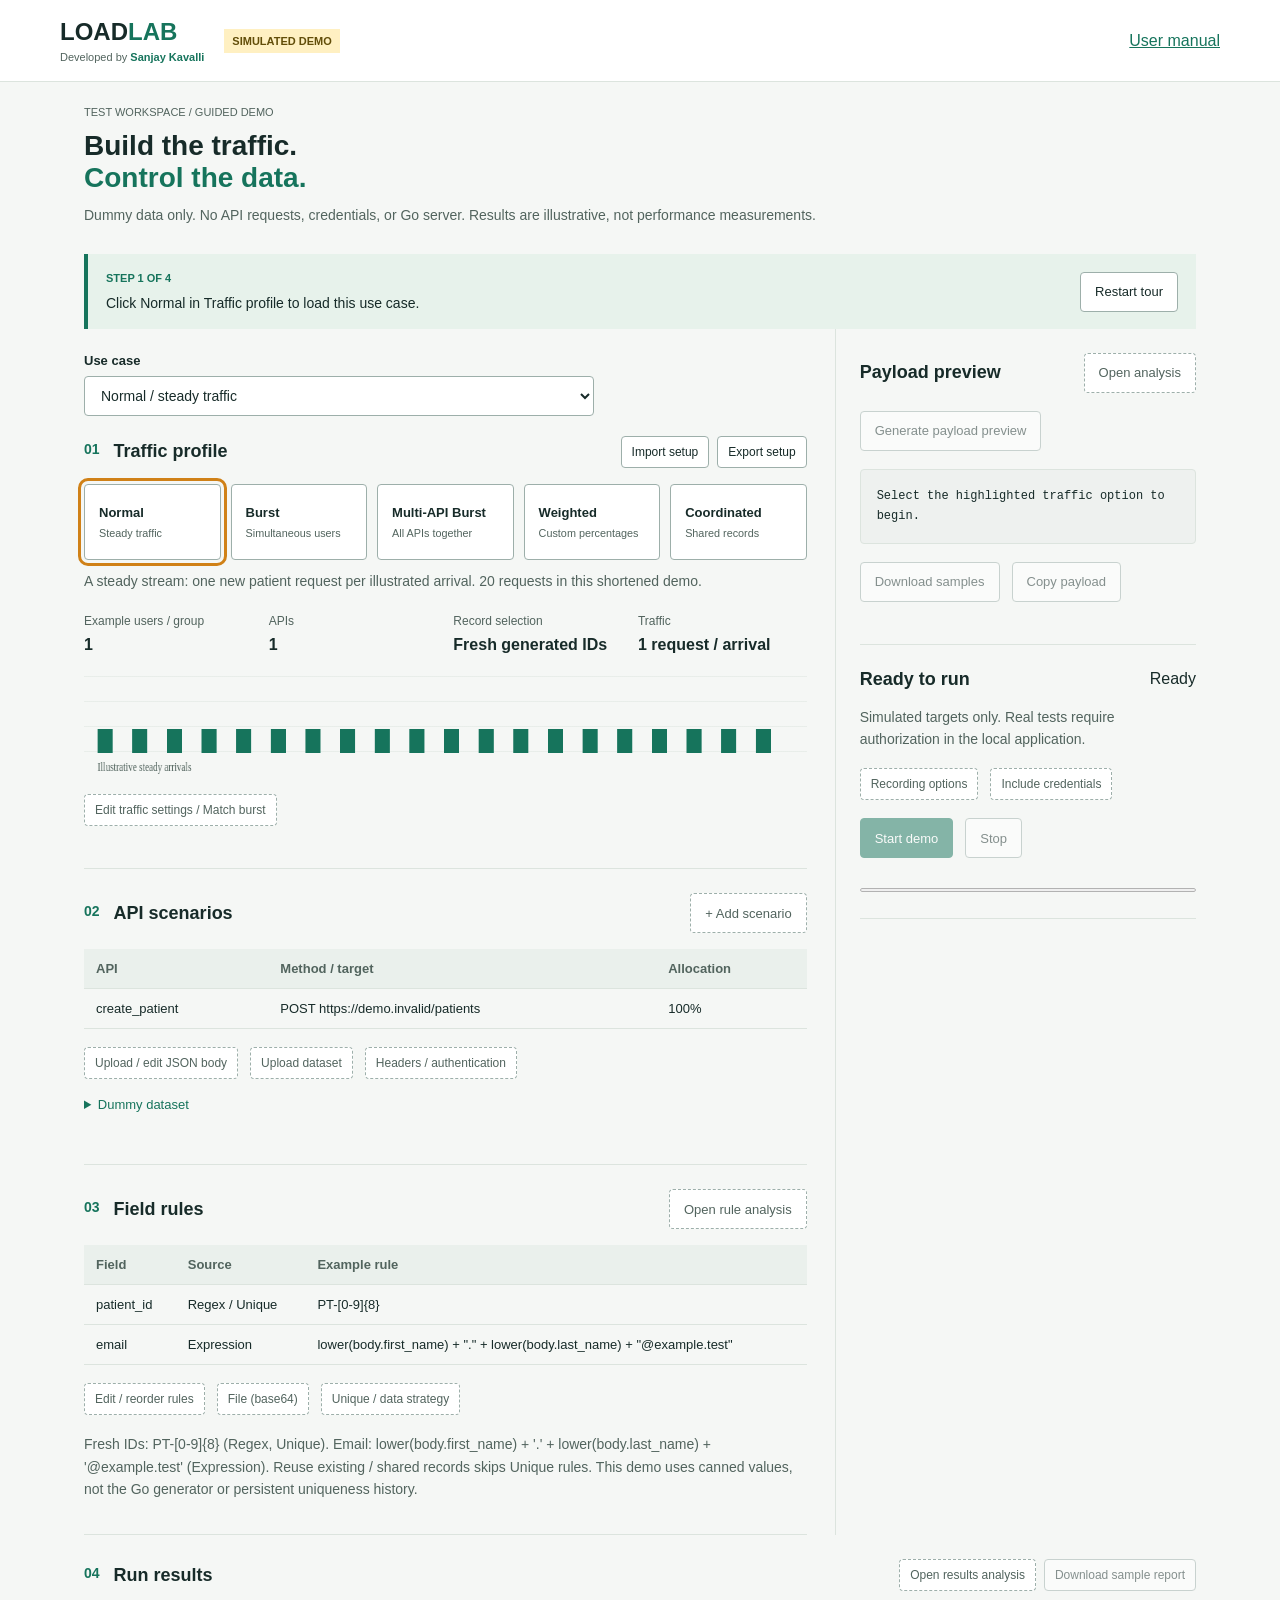
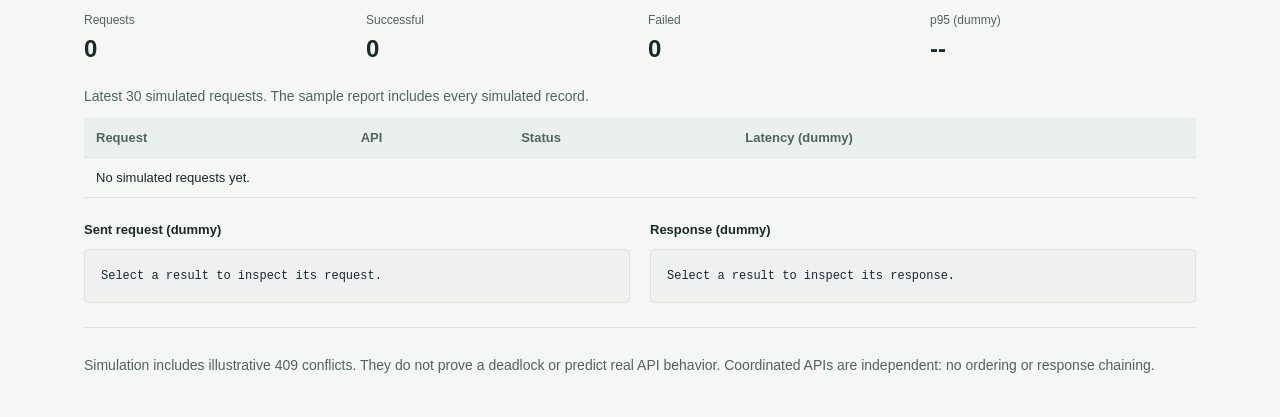
<file: docs/DEMO.html>
<!doctype html>
<html lang="en">
<head>
  <meta charset="utf-8">
  <meta name="viewport" content="width=device-width, initial-scale=1">
  <meta http-equiv="Content-Security-Policy" content="default-src 'none'; script-src 'self'; style-src 'self'; img-src 'self' data:; connect-src 'none'; base-uri 'none'; form-action 'none'">
  <title>Load Lab | Guided Demo</title>
  <link rel="stylesheet" href="demo.css">
  <script src="demo.js" defer></script>
</head>
<body>
  <header><div class="brand-lockup"><a class="brand" href="DEMO.html">LOAD<span>LAB</span></a><span class="author-credit">Developed by <a href="https://github.com/SanjayKavalli" target="_blank" rel="noopener">Sanjay Kavalli</a></span></div><span class="badge">SIMULATED DEMO</span><a href="USER-MANUAL.html">User manual</a></header>
  <main>
    <section class="intro"><div class="eyebrow">TEST WORKSPACE / GUIDED DEMO</div><h1>Build the traffic.<br><span>Control the data.</span></h1><p>Dummy data only. No API requests, credentials, or Go server. Results are illustrative, not performance measurements.</p></section>
    <aside class="guide" aria-label="Guided tour"><div><span id="step-count">STEP 1 OF 4</span><p id="instruction" role="status" aria-live="polite"></p></div><button id="restart" type="button" title="Restart this tour">Restart tour</button></aside>
    <p id="feature-notice" class="feature-notice" role="status" aria-live="polite" hidden></p>
    <div class="workspace">
    <div class="configuration">
    <section class="band">
      <label class="case-label" for="use-case">Use case</label>
      <select id="use-case">
        <optgroup label="Traffic modes">
          <option value="normal">Normal / steady traffic</option>
          <option value="burst">Burst / 100 simultaneous users</option>
          <option value="multi_api_burst">Multi-API Burst / all APIs together</option>
          <option value="weighted">Weighted / create 60%, update 40%</option>
          <option value="coordinated">Coordinated / shared records</option>
        </optgroup>
        <optgroup label="Documented scenarios">
          <option value="single-api-100-burst">Single API / 100-user burst</option>
          <option value="weighted-create-update-60-40">Create / update 60:40</option>
          <option value="100-users-one-record">100 users / one shared record</option>
          <option value="100-users-many-records">100 users / many shared records</option>
          <option value="coordinated-cycle-records">Coordinated / cycle records</option>
          <option value="coordinated-three-roles-one-record">Three roles / one shared record</option>
        </optgroup>
      </select>
      <div class="section-title"><h2>01 <span>Traffic profile</span></h2><div class="setup-actions">
        <button id="import-setup" type="button" data-info="Import a demo setup JSON to restore its use case and burst schedule. Real Load Lab bundles and CLI configs must be imported in the local application.">Import setup</button>
        <input id="setup-file" type="file" accept=".json,application/json" aria-label="Demo setup file" hidden>
        <button id="export-setup" type="button" data-info="Export this tour's use case and burst schedule as a demo-only JSON file. This is not a real Load Lab setup or CLI config and contains no credentials.">Export setup</button>
      </div></div>
      <div class="profiles" role="group" aria-label="Traffic profile">
        <button type="button" data-mode="normal" aria-pressed="false"><b>Normal</b><small>Steady traffic</small></button>
        <button type="button" data-mode="burst" aria-pressed="false"><b>Burst</b><small>Simultaneous users</small></button>
        <button type="button" data-mode="multi_api_burst" aria-pressed="false"><b>Multi-API Burst</b><small>All APIs together</small></button>
        <button type="button" data-mode="weighted" aria-pressed="false"><b>Weighted</b><small>Custom percentages</small></button>
        <button type="button" data-mode="coordinated" aria-pressed="false"><b>Coordinated</b><small>Shared records</small></button>
      </div>
      <p id="case-description"></p>
      <dl class="settings"><div><dt>Example users / group</dt><dd id="users"></dd></div><div><dt>APIs</dt><dd id="api-count"></dd></div><div><dt>Record selection</dt><dd id="record-mode"></dd></div><div><dt>Traffic</dt><dd id="traffic"></dd></div></dl>
      <label id="schedule-field" hidden>Burst schedule <select id="schedule"><option value="once">Single burst</option><option value="repeat">Repeated bursts (2 groups, 1s apart)</option></select></label>
      <canvas id="traffic-chart" width="960" height="100" role="img" aria-label="Illustrative traffic pattern"></canvas>
      <div class="actions feature-controls"><button type="button" aria-disabled="true" data-info="Local app only: edit duration, bursts per second, users per burst, max in flight, and request timeout. Match burst sizes concurrency for a full Multi-API Burst group. This tour uses shortened fixed workloads, not real load-test timing or concurrency.">Edit traffic settings / Match burst</button></div>
    </section>
    <section class="band">
      <div class="section-title"><h2>02 <span>API scenarios</span></h2><button type="button" aria-disabled="true" data-info="Local app only: add independent APIs with their own URL, method, percentage, headers, expected statuses, and payload. This tour uses fixed dummy APIs for each use case.">+ Add scenario</button></div>
      <div class="table-scroll"><table><thead><tr><th>API</th><th>Method / target</th><th>Allocation</th></tr></thead><tbody id="apis"></tbody></table></div>
      <div class="actions feature-controls">
        <button type="button" aria-disabled="true" data-info="Local app only: upload a JSON object or edit the request body. The tour keeps its canned patient payloads to avoid importing real or sensitive data.">Upload / edit JSON body</button>
        <button type="button" aria-disabled="true" data-info="Local app only: upload a scenario or shared JSON dataset, then choose fixed, cycle, or random selection and dataset overlay. This tour uses three dummy records.">Upload dataset</button>
        <button type="button" aria-disabled="true" data-info="Local app only: configure request headers, bearer tokens, and expected HTTP statuses. Do not enter real credentials into this demo; its requests are never sent.">Headers / authentication</button>
      </div>
      <details><summary>Dummy dataset</summary><pre id="dataset"></pre></details>
    </section>
    <section class="band">
      <div class="section-title"><h2>03 <span>Field rules</span></h2><button type="button" aria-disabled="true" data-info="Local app only: open a read-only field-rule analysis snapshot in a separate tab. This tour shows the canned rules below.">Open rule analysis</button></div>
      <div class="table-scroll"><table><thead><tr><th>Field</th><th>Source</th><th>Example rule</th></tr></thead><tbody><tr><td>patient_id</td><td>Regex / Unique</td><td>PT-[0-9]{8}</td></tr><tr><td>email</td><td>Expression</td><td>lower(body.first_name) + "." + lower(body.last_name) + "@example.test"</td></tr></tbody></table></div>
      <div class="actions feature-controls">
        <button type="button" aria-disabled="true" data-info="Local app only: choose Keep value, Regex, or Expression for each field and reorder dependent rules. The Go generator validates and evaluates rules; this tour does not execute arbitrary expressions.">Edit / reorder rules</button>
        <button type="button" aria-disabled="true" data-info="Local app only: choose File (base64) for a field and upload a file. Existing data-URL prefixes are preserved. The tour does not read or upload your files.">File (base64)</button>
        <button type="button" aria-disabled="true" data-info="Local app only: Unique fields reserve hashed values across actual runs on your machine. Preview does not consume reservations. Reuse existing / shared records skips Unique rules; this tour has no persistent uniqueness history.">Unique / data strategy</button>
      </div>
      <p id="rules"></p>
    </section>
    </div>
    <aside class="workspace-side" aria-label="Payload preview and run controls">
    <section class="preview-panel band">
      <div class="section-title"><h2><span>Payload preview</span></h2><button type="button" aria-disabled="true" data-info="Local app only: open the payload preview in a separate read-only analysis tab. Inspect this demo's generated JSON below instead.">Open analysis</button></div>
      <div class="actions"><button id="preview" type="button" disabled>Generate payload preview</button><span id="preview-note"></span></div>
      <pre id="payload" tabindex="0">Select the highlighted traffic option to begin.</pre>
      <div class="actions"><button id="download-samples" type="button" disabled data-info="Download one canned request per API as a dummy JSON sample. The local app can generate up to 10 bodies per API without consuming persistent Unique values.">Download samples</button><button id="copy-preview" type="button" disabled data-info="Copy the dummy JSON preview. If clipboard access is unavailable, the JSON is selected for manual copying.">Copy payload</button></div>
    </section>
    <section class="run-panel band">
      <div class="section-title"><h2><span>Ready to run</span></h2><span id="run-state" role="status" aria-live="polite">Ready</span></div>
      <p>Simulated targets only. Real tests require authorization in the local application.</p>
      <div class="actions feature-controls">
        <button type="button" aria-disabled="true" data-info="Local app only: request-body recording is opt-in because payloads may contain sensitive data. This demo always records its dummy request bodies so you can inspect them.">Recording options</button>
        <button type="button" aria-disabled="true" data-info="Local app only: setup exports exclude credential-like headers by default; including them requires an explicit choice. Demo setup exports never contain credentials or real payloads.">Include credentials</button>
      </div>
      <div class="actions"><button id="start" type="button" disabled>Start demo</button><button id="stop" type="button" disabled>Stop</button></div>
      <progress id="progress" value="0" max="100" aria-label="Simulated run progress"></progress>
    </section>
    </aside>
    </div>
    <section class="band">
      <div class="section-title"><h2>04 <span>Run results</span></h2><div class="setup-actions"><button type="button" aria-disabled="true" data-info="Local app only: open a read-only results snapshot in a new tab. This tour's results and request/response inspector are shown below; downloaded reports contain all simulated records.">Open results analysis</button><button id="download" type="button" disabled>Download sample report</button></div></div>
      <dl class="metrics"><div><dt>Requests</dt><dd id="total">0</dd></div><div><dt>Successful</dt><dd id="success">0</dd></div><div><dt>Failed</dt><dd id="failed">0</dd></div><div><dt>p95 (dummy)</dt><dd id="p95">--</dd></div></dl>
      <p>Latest 30 simulated requests. The sample report includes every simulated record.</p>
      <div class="table-scroll results"><table><thead><tr><th>Request</th><th>API</th><th>Status</th><th>Latency (dummy)</th></tr></thead><tbody id="records"><tr><td colspan="4">No simulated requests yet.</td></tr></tbody></table></div>
      <div class="inspector"><section><h3>Sent request (dummy)</h3><pre id="request">Select a result to inspect its request.</pre></section><section><h3>Response (dummy)</h3><pre id="response">Select a result to inspect its response.</pre></section></div>
    </section>
    <footer><p>Simulation includes illustrative 409 conflicts. They do not prove a deadlock or predict real API behavior. Coordinated APIs are independent: no ordering or response chaining.</p><a id="scenario-doc" hidden>Read this scenario</a></footer>
    <noscript>This guided demo requires JavaScript. The user manual is available without it.</noscript>
  </main>
</body>
</html>
</file>
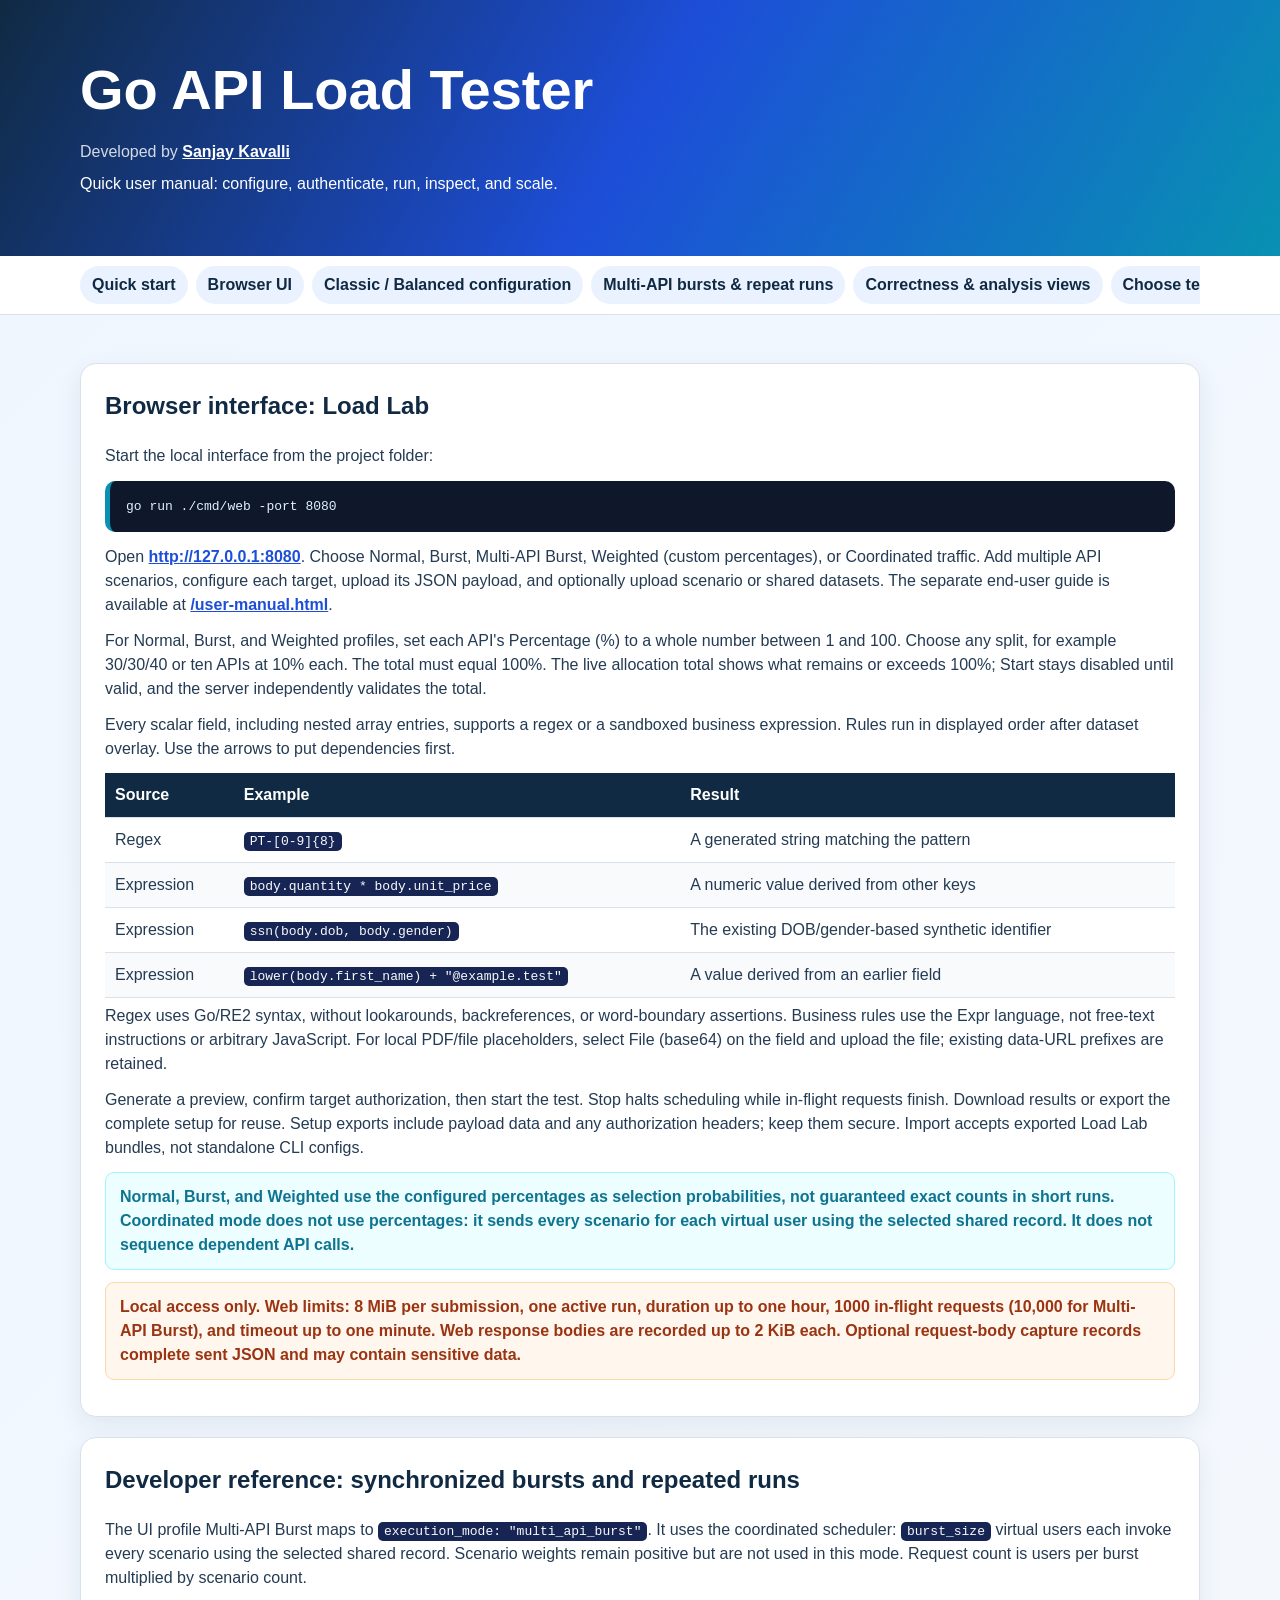
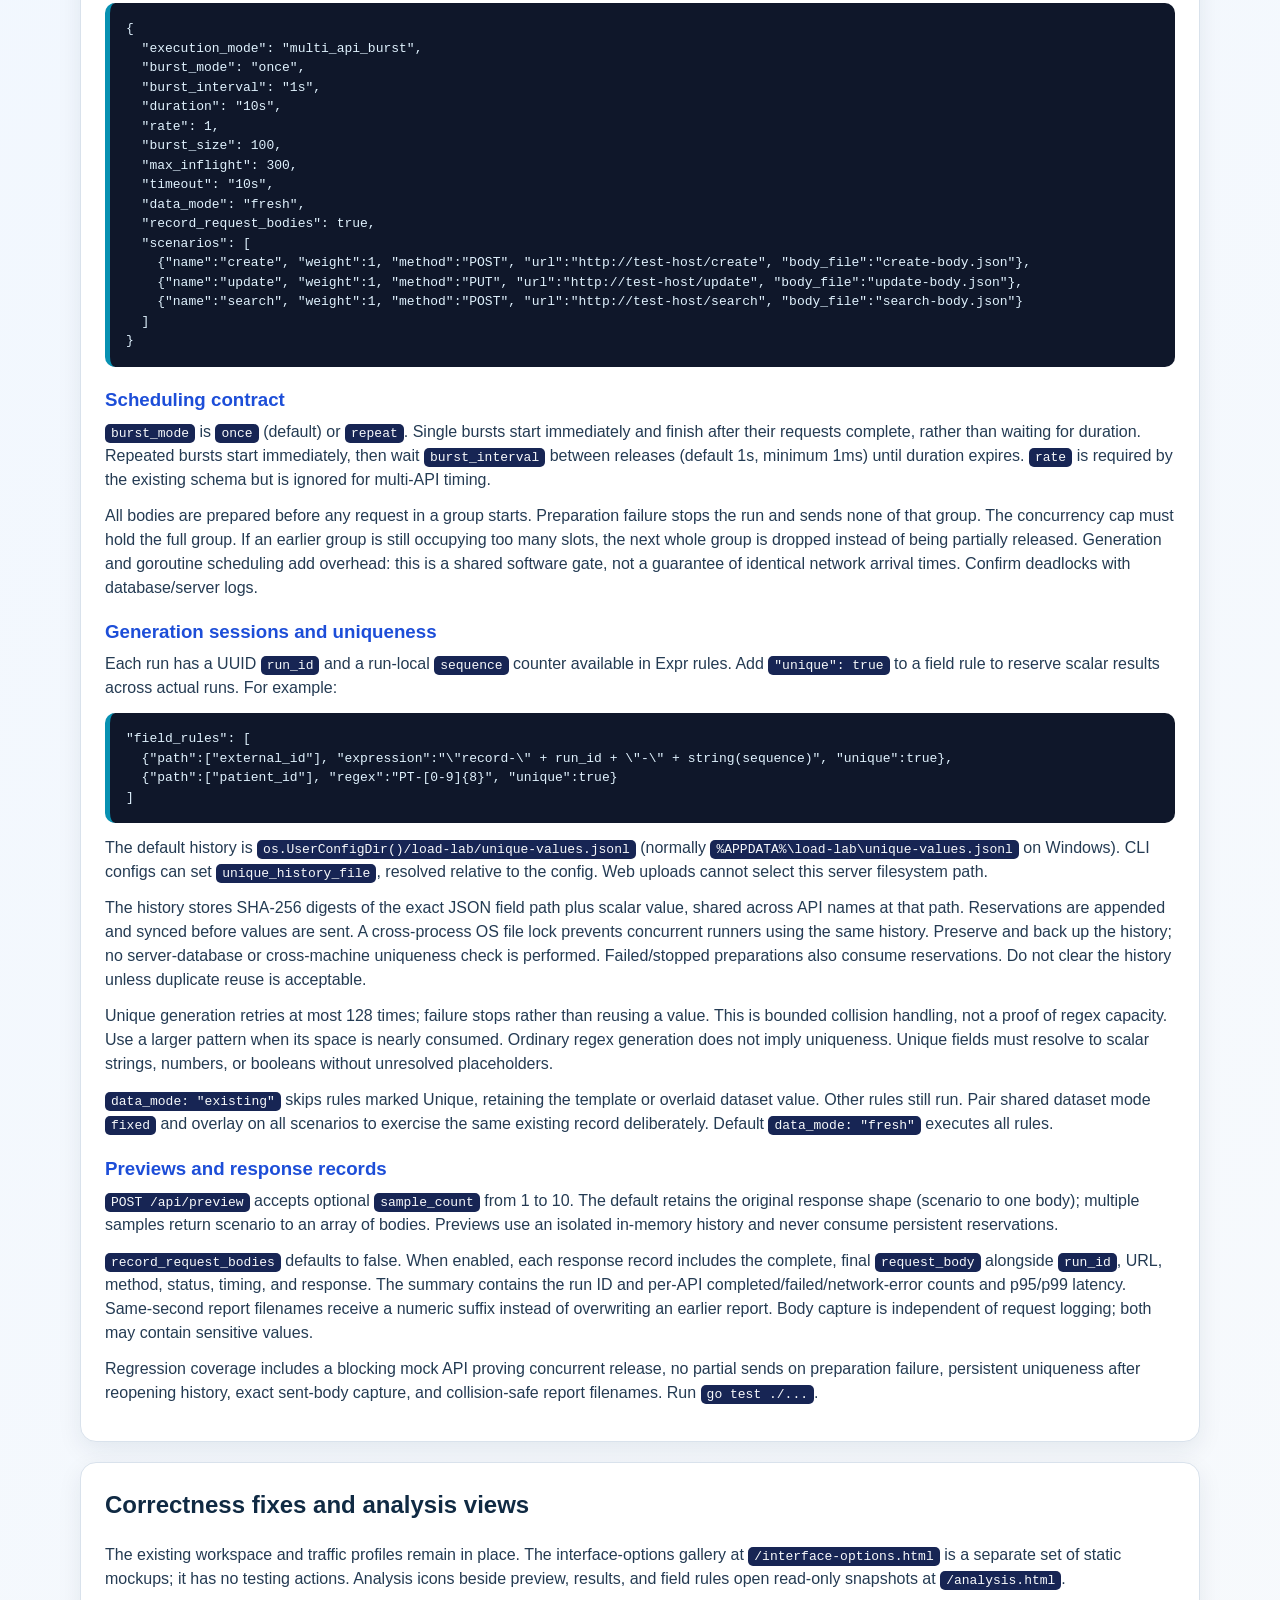
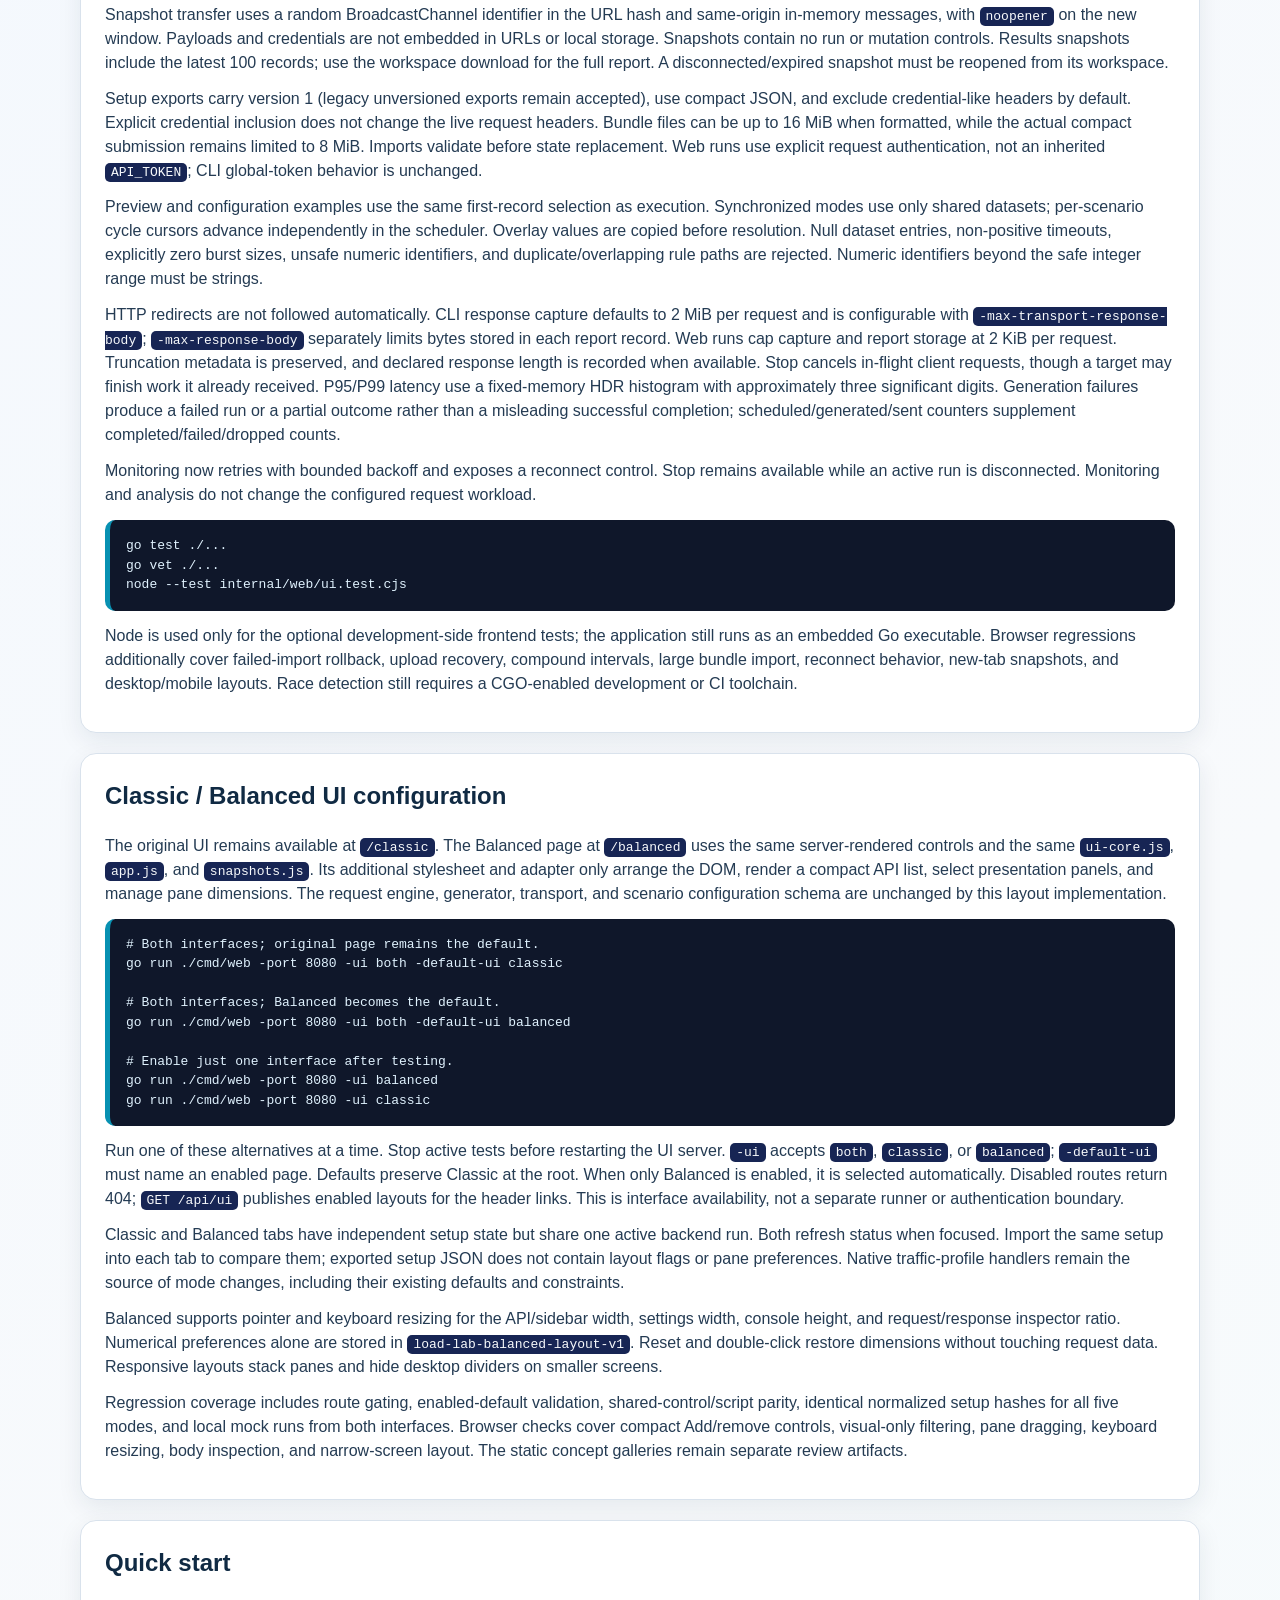
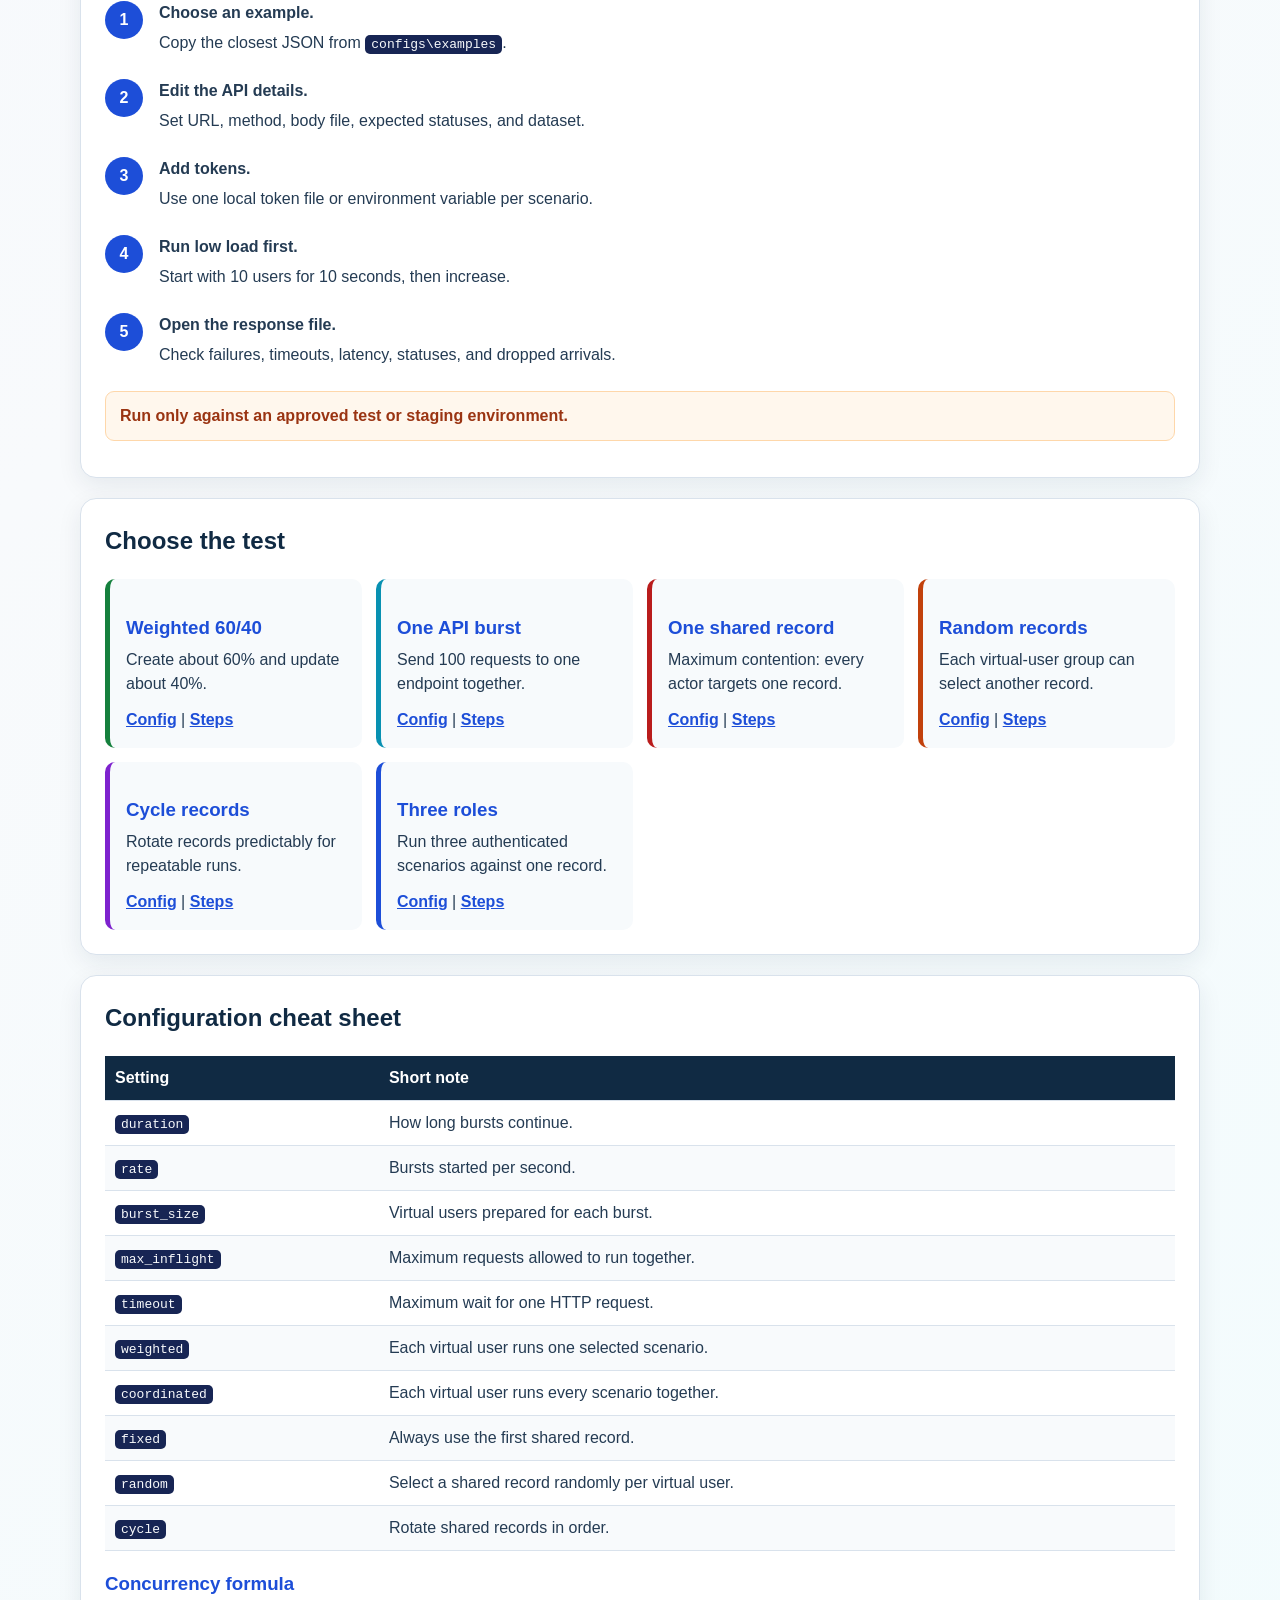
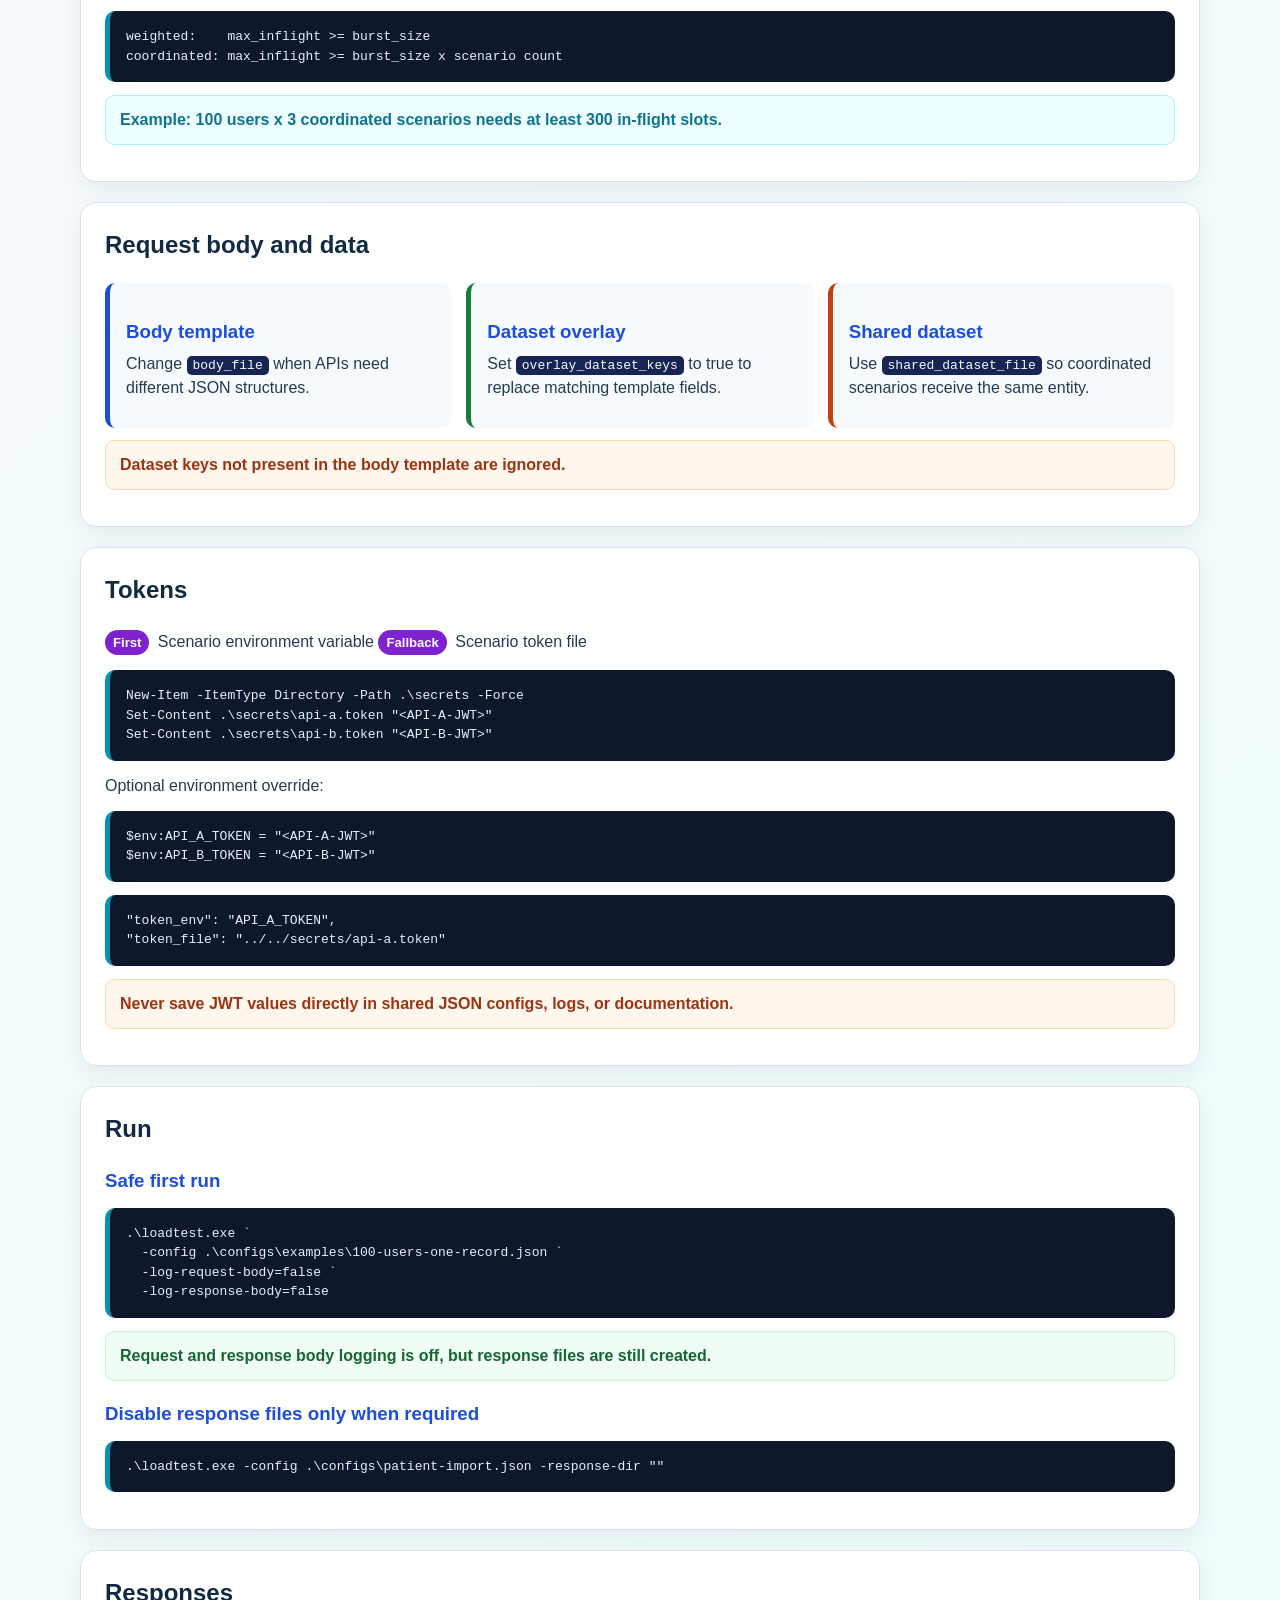
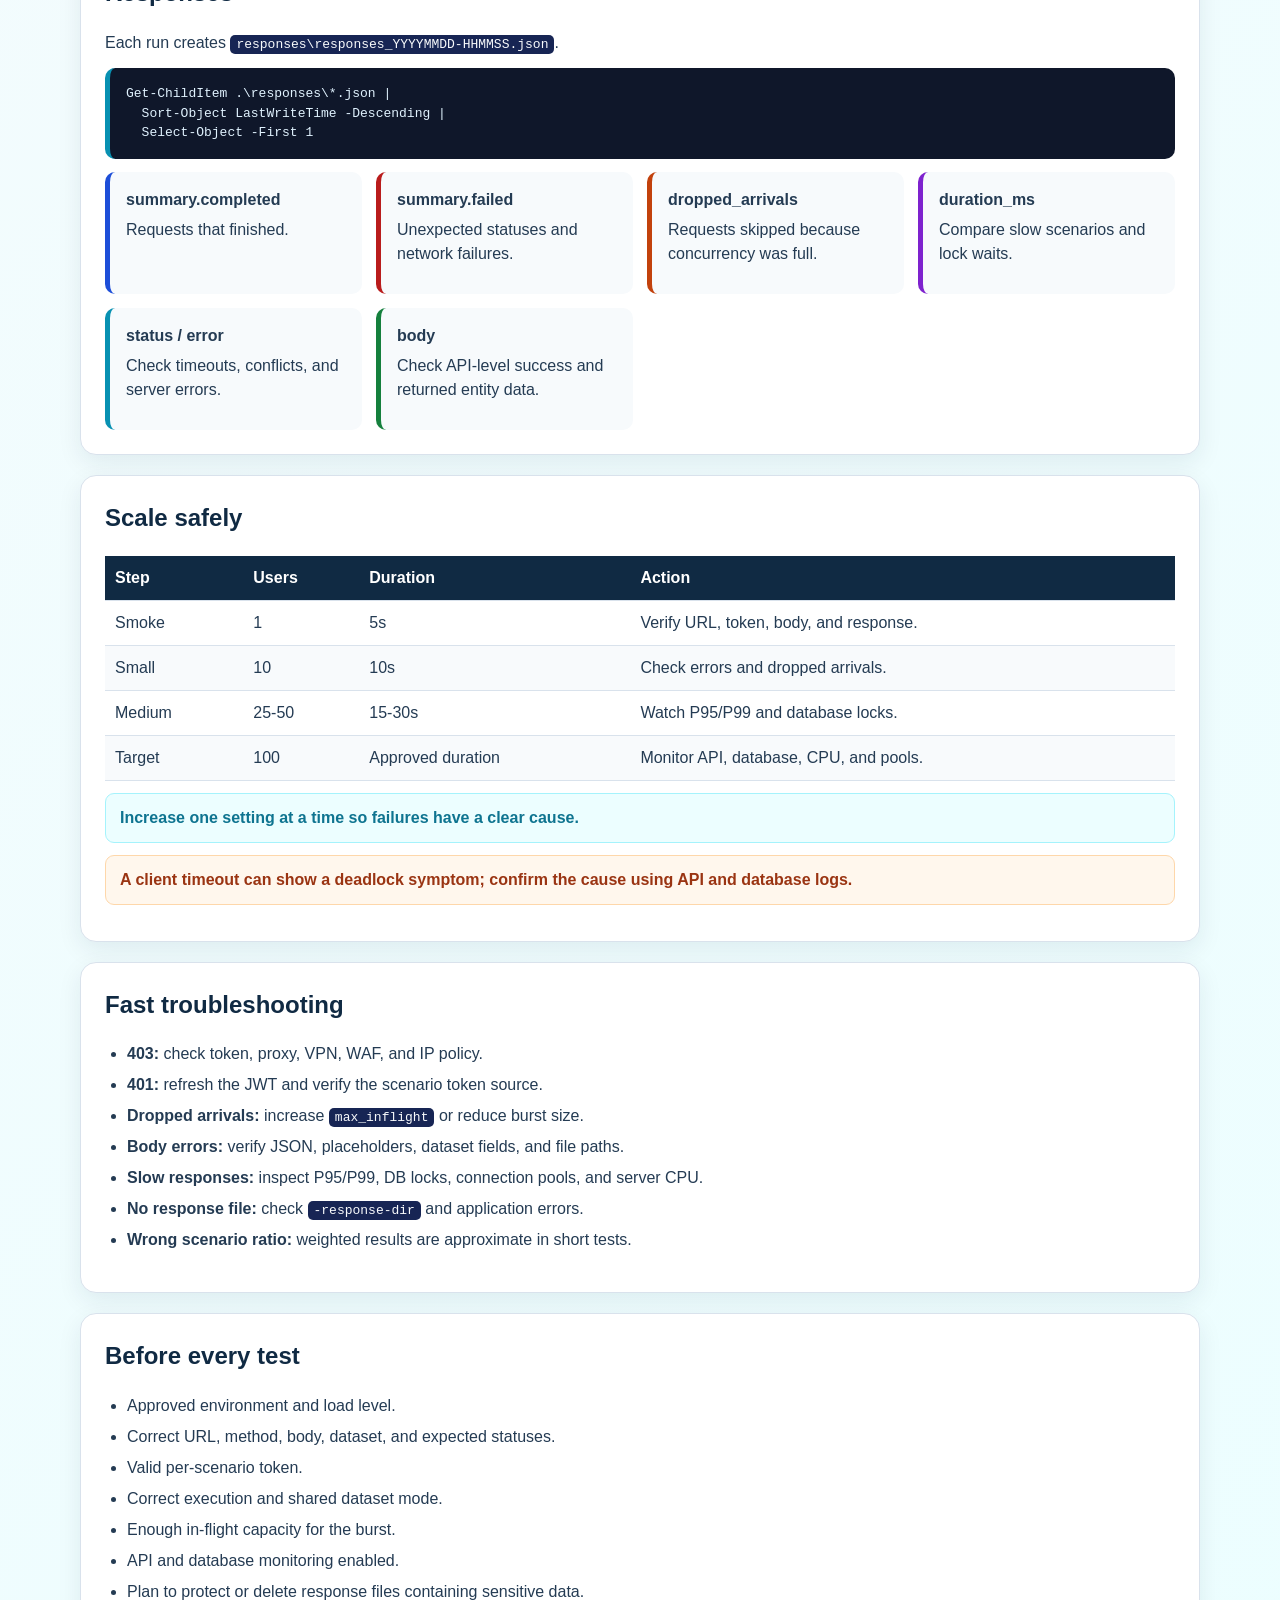
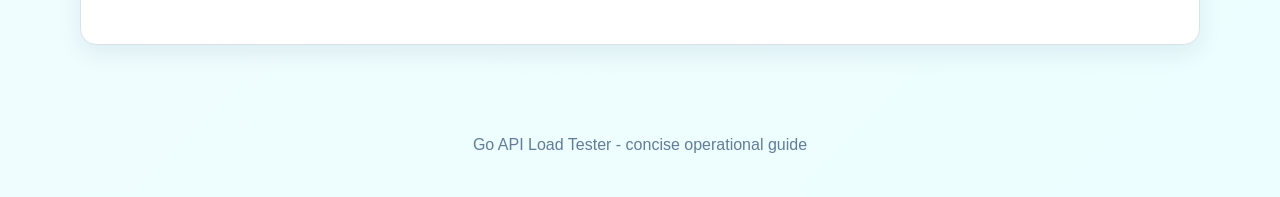
<file: docs/USER-MANUAL.html>
<!doctype html>
<html lang="en">
<head>
  <meta charset="utf-8">
  <meta name="viewport" content="width=device-width, initial-scale=1">
  <title>Go API Load Tester - User Manual</title>
  <style>
    :root {
      --navy: #102a43;
      --blue: #1d4ed8;
      --cyan: #0891b2;
      --green: #15803d;
      --orange: #c2410c;
      --red: #b91c1c;
      --purple: #7e22ce;
      --ink: #243b53;
      --muted: #627d98;
      --line: #d9e2ec;
      --paper: #f7fafc;
      --white: #ffffff;
    }

    * { box-sizing: border-box; }
    html { scroll-behavior: smooth; }
    body {
      margin: 0;
      color: var(--ink);
      background: linear-gradient(135deg, #eff6ff 0%, #f8fafc 48%, #ecfeff 100%);
      font-family: "Segoe UI", Arial, sans-serif;
      line-height: 1.5;
    }

    header {
      padding: 48px 24px;
      color: var(--white);
      background: linear-gradient(120deg, var(--navy), var(--blue), var(--cyan));
    }

    header .wrap, main, footer {
      width: min(1120px, calc(100% - 32px));
      margin: 0 auto;
    }

    h1 { margin: 0 0 8px; font-size: clamp(2rem, 5vw, 3.5rem); }
    .author-credit { margin: 0 0 8px; color: rgba(255, 255, 255, 0.82); }
    .author-credit a { color: var(--white); }
    h2 { color: var(--navy); margin-top: 0; }
    h3 { color: var(--blue); margin-bottom: 6px; }
    p { margin: 6px 0 12px; }
    a { color: var(--blue); font-weight: 600; }

    nav {
      position: sticky;
      top: 0;
      z-index: 10;
      padding: 10px 16px;
      background: rgba(255, 255, 255, 0.96);
      border-bottom: 1px solid var(--line);
      backdrop-filter: blur(8px);
    }

    nav .links {
      display: flex;
      gap: 8px;
      width: min(1120px, 100%);
      margin: auto;
      overflow-x: auto;
    }

    nav a {
      padding: 7px 12px;
      color: var(--navy);
      text-decoration: none;
      white-space: nowrap;
      border-radius: 999px;
      background: #eaf2ff;
    }

    main { padding: 28px 0 48px; }
    section {
      margin: 20px 0;
      padding: 24px;
      background: var(--white);
      border: 1px solid var(--line);
      border-radius: 16px;
      box-shadow: 0 8px 24px rgba(16, 42, 67, 0.08);
    }

    .grid {
      display: grid;
      grid-template-columns: repeat(auto-fit, minmax(240px, 1fr));
      gap: 14px;
    }

    .card {
      padding: 16px;
      border-left: 5px solid var(--blue);
      border-radius: 10px;
      background: var(--paper);
    }

    .green { border-color: var(--green); }
    .orange { border-color: var(--orange); }
    .purple { border-color: var(--purple); }
    .red { border-color: var(--red); }
    .cyan { border-color: var(--cyan); }

    .step {
      display: grid;
      grid-template-columns: 42px 1fr;
      gap: 12px;
      align-items: start;
      margin: 12px 0;
    }

    .number {
      display: grid;
      width: 38px;
      height: 38px;
      place-items: center;
      color: white;
      font-weight: 800;
      border-radius: 50%;
      background: var(--blue);
    }

    .note, .warn, .success {
      margin: 12px 0;
      padding: 12px 14px;
      border-radius: 9px;
      font-weight: 600;
    }

    .note { color: #0e7490; background: #ecfeff; border: 1px solid #a5f3fc; }
    .warn { color: #9a3412; background: #fff7ed; border: 1px solid #fed7aa; }
    .success { color: #166534; background: #f0fdf4; border: 1px solid #bbf7d0; }

    code {
      color: #f8fafc;
      background: #172554;
      border-radius: 5px;
      padding: 2px 6px;
    }

    pre {
      overflow-x: auto;
      padding: 16px;
      color: #e0f2fe;
      background: #0f172a;
      border-radius: 10px;
      border-left: 5px solid var(--cyan);
    }

    pre code { padding: 0; color: inherit; background: transparent; }

    table {
      width: 100%;
      border-collapse: collapse;
      margin-top: 12px;
    }

    th, td {
      padding: 10px;
      text-align: left;
      border-bottom: 1px solid var(--line);
    }

    th { color: var(--white); background: var(--navy); }
    tr:nth-child(even) { background: #f8fafc; }

    .tag {
      display: inline-block;
      margin: 2px 4px 2px 0;
      padding: 3px 8px;
      color: var(--white);
      font-size: 0.82rem;
      font-weight: 700;
      border-radius: 999px;
      background: var(--purple);
    }

    .checklist { padding-left: 22px; }
    .checklist li { margin: 7px 0; }

    footer {
      padding: 20px 0 40px;
      color: var(--muted);
      text-align: center;
    }

    @media print {
      nav { display: none; }
      body { background: white; }
      section { box-shadow: none; break-inside: avoid; }
    }
  </style>
</head>
<body>
  <header>
    <div class="wrap">
      <h1>Go API Load Tester</h1>
      <p class="author-credit">Developed by <a href="https://github.com/SanjayKavalli" target="_blank" rel="noopener">Sanjay Kavalli</a></p>
      <p>Quick user manual: configure, authenticate, run, inspect, and scale.</p>
    </div>
  </header>

  <nav>
    <div class="links">
      <a href="#quick-start">Quick start</a>
      <a href="#web-interface">Browser UI</a>
      <a href="#workspace-configuration">Classic / Balanced configuration</a>
      <a href="#multi-api-development">Multi-API bursts & repeat runs</a>
      <a href="#correctness-ux">Correctness & analysis views</a>
      <a href="#choose-test">Choose test</a>
      <a href="#configure">Configure</a>
      <a href="#tokens">Tokens</a>
      <a href="#run">Run</a>
      <a href="#responses">Responses</a>
      <a href="#scale">Scale safely</a>
      <a href="#troubleshoot">Troubleshoot</a>
    </div>
  </nav>

  <main>
    <section id="web-interface">
      <h2>Browser interface: Load Lab</h2>
      <p>Start the local interface from the project folder:</p>
      <pre><code>go run ./cmd/web -port 8080</code></pre>
      <p>Open <a href="http://127.0.0.1:8080">http://127.0.0.1:8080</a>. Choose Normal, Burst, Multi-API Burst, Weighted (custom percentages), or Coordinated traffic. Add multiple API scenarios, configure each target, upload its JSON payload, and optionally upload scenario or shared datasets. The separate end-user guide is available at <a href="http://127.0.0.1:8080/user-manual.html">/user-manual.html</a>.</p>
      <p>For Normal, Burst, and Weighted profiles, set each API's Percentage (%) to a whole number between 1 and 100. Choose any split, for example 30/30/40 or ten APIs at 10% each. The total must equal 100%. The live allocation total shows what remains or exceeds 100%; Start stays disabled until valid, and the server independently validates the total.</p>
      <p>Every scalar field, including nested array entries, supports a regex or a sandboxed business expression. Rules run in displayed order after dataset overlay. Use the arrows to put dependencies first.</p>
      <table><thead><tr><th>Source</th><th>Example</th><th>Result</th></tr></thead><tbody>
        <tr><td>Regex</td><td><code>PT-[0-9]{8}</code></td><td>A generated string matching the pattern</td></tr>
        <tr><td>Expression</td><td><code>body.quantity * body.unit_price</code></td><td>A numeric value derived from other keys</td></tr>
        <tr><td>Expression</td><td><code>ssn(body.dob, body.gender)</code></td><td>The existing DOB/gender-based synthetic identifier</td></tr>
        <tr><td>Expression</td><td><code>lower(body.first_name) + "@example.test"</code></td><td>A value derived from an earlier field</td></tr>
      </tbody></table>
      <p>Regex uses Go/RE2 syntax, without lookarounds, backreferences, or word-boundary assertions. Business rules use the Expr language, not free-text instructions or arbitrary JavaScript. For local PDF/file placeholders, select File (base64) on the field and upload the file; existing data-URL prefixes are retained.</p>
      <p>Generate a preview, confirm target authorization, then start the test. Stop halts scheduling while in-flight requests finish. Download results or export the complete setup for reuse. Setup exports include payload data and any authorization headers; keep them secure. Import accepts exported Load Lab bundles, not standalone CLI configs.</p>
      <div class="note">Normal, Burst, and Weighted use the configured percentages as selection probabilities, not guaranteed exact counts in short runs. Coordinated mode does not use percentages: it sends every scenario for each virtual user using the selected shared record. It does not sequence dependent API calls.</div>
      <div class="warn">Local access only. Web limits: 8 MiB per submission, one active run, duration up to one hour, 1000 in-flight requests (10,000 for Multi-API Burst), and timeout up to one minute. Web response bodies are recorded up to 2 KiB each. Optional request-body capture records complete sent JSON and may contain sensitive data.</div>
    </section>
    <section id="multi-api-development">
      <h2>Developer reference: synchronized bursts and repeated runs</h2>
      <p>The UI profile Multi-API Burst maps to <code>execution_mode: "multi_api_burst"</code>. It uses the coordinated scheduler: <code>burst_size</code> virtual users each invoke every scenario using the selected shared record. Scenario weights remain positive but are not used in this mode. Request count is users per burst multiplied by scenario count.</p>
      <pre><code>{
  "execution_mode": "multi_api_burst",
  "burst_mode": "once",
  "burst_interval": "1s",
  "duration": "10s",
  "rate": 1,
  "burst_size": 100,
  "max_inflight": 300,
  "timeout": "10s",
  "data_mode": "fresh",
  "record_request_bodies": true,
  "scenarios": [
    {"name":"create", "weight":1, "method":"POST", "url":"http://test-host/create", "body_file":"create-body.json"},
    {"name":"update", "weight":1, "method":"PUT", "url":"http://test-host/update", "body_file":"update-body.json"},
    {"name":"search", "weight":1, "method":"POST", "url":"http://test-host/search", "body_file":"search-body.json"}
  ]
}</code></pre>
      <h3>Scheduling contract</h3>
      <p><code>burst_mode</code> is <code>once</code> (default) or <code>repeat</code>. Single bursts start immediately and finish after their requests complete, rather than waiting for duration. Repeated bursts start immediately, then wait <code>burst_interval</code> between releases (default 1s, minimum 1ms) until duration expires. <code>rate</code> is required by the existing schema but is ignored for multi-API timing.</p>
      <p>All bodies are prepared before any request in a group starts. Preparation failure stops the run and sends none of that group. The concurrency cap must hold the full group. If an earlier group is still occupying too many slots, the next whole group is dropped instead of being partially released. Generation and goroutine scheduling add overhead: this is a shared software gate, not a guarantee of identical network arrival times. Confirm deadlocks with database/server logs.</p>
      <h3>Generation sessions and uniqueness</h3>
      <p>Each run has a UUID <code>run_id</code> and a run-local <code>sequence</code> counter available in Expr rules. Add <code>"unique": true</code> to a field rule to reserve scalar results across actual runs. For example:</p>
      <pre><code>"field_rules": [
  {"path":["external_id"], "expression":"\"record-\" + run_id + \"-\" + string(sequence)", "unique":true},
  {"path":["patient_id"], "regex":"PT-[0-9]{8}", "unique":true}
]</code></pre>
      <p>The default history is <code>os.UserConfigDir()/load-lab/unique-values.jsonl</code> (normally <code>%APPDATA%\load-lab\unique-values.jsonl</code> on Windows). CLI configs can set <code>unique_history_file</code>, resolved relative to the config. Web uploads cannot select this server filesystem path.</p>
      <p>The history stores SHA-256 digests of the exact JSON field path plus scalar value, shared across API names at that path. Reservations are appended and synced before values are sent. A cross-process OS file lock prevents concurrent runners using the same history. Preserve and back up the history; no server-database or cross-machine uniqueness check is performed. Failed/stopped preparations also consume reservations. Do not clear the history unless duplicate reuse is acceptable.</p>
      <p>Unique generation retries at most 128 times; failure stops rather than reusing a value. This is bounded collision handling, not a proof of regex capacity. Use a larger pattern when its space is nearly consumed. Ordinary regex generation does not imply uniqueness. Unique fields must resolve to scalar strings, numbers, or booleans without unresolved placeholders.</p>
      <p><code>data_mode: "existing"</code> skips rules marked Unique, retaining the template or overlaid dataset value. Other rules still run. Pair shared dataset mode <code>fixed</code> and overlay on all scenarios to exercise the same existing record deliberately. Default <code>data_mode: "fresh"</code> executes all rules.</p>
      <h3>Previews and response records</h3>
      <p><code>POST /api/preview</code> accepts optional <code>sample_count</code> from 1 to 10. The default retains the original response shape (scenario to one body); multiple samples return scenario to an array of bodies. Previews use an isolated in-memory history and never consume persistent reservations.</p>
      <p><code>record_request_bodies</code> defaults to false. When enabled, each response record includes the complete, final <code>request_body</code> alongside <code>run_id</code>, URL, method, status, timing, and response. The summary contains the run ID and per-API completed/failed/network-error counts and p95/p99 latency. Same-second report filenames receive a numeric suffix instead of overwriting an earlier report. Body capture is independent of request logging; both may contain sensitive values.</p>
      <p>Regression coverage includes a blocking mock API proving concurrent release, no partial sends on preparation failure, persistent uniqueness after reopening history, exact sent-body capture, and collision-safe report filenames. Run <code>go test ./...</code>.</p>
    </section>
    <section id="correctness-ux">
      <h2>Correctness fixes and analysis views</h2>
      <p>The existing workspace and traffic profiles remain in place. The interface-options gallery at <code>/interface-options.html</code> is a separate set of static mockups; it has no testing actions. Analysis icons beside preview, results, and field rules open read-only snapshots at <code>/analysis.html</code>.</p>
      <p>Snapshot transfer uses a random BroadcastChannel identifier in the URL hash and same-origin in-memory messages, with <code>noopener</code> on the new window. Payloads and credentials are not embedded in URLs or local storage. Snapshots contain no run or mutation controls. Results snapshots include the latest 100 records; use the workspace download for the full report. A disconnected/expired snapshot must be reopened from its workspace.</p>
      <p>Setup exports carry version 1 (legacy unversioned exports remain accepted), use compact JSON, and exclude credential-like headers by default. Explicit credential inclusion does not change the live request headers. Bundle files can be up to 16 MiB when formatted, while the actual compact submission remains limited to 8 MiB. Imports validate before state replacement. Web runs use explicit request authentication, not an inherited <code>API_TOKEN</code>; CLI global-token behavior is unchanged.</p>
      <p>Preview and configuration examples use the same first-record selection as execution. Synchronized modes use only shared datasets; per-scenario cycle cursors advance independently in the scheduler. Overlay values are copied before resolution. Null dataset entries, non-positive timeouts, explicitly zero burst sizes, unsafe numeric identifiers, and duplicate/overlapping rule paths are rejected. Numeric identifiers beyond the safe integer range must be strings.</p>
      <p>HTTP redirects are not followed automatically. CLI response capture defaults to 2 MiB per request and is configurable with <code>-max-transport-response-body</code>; <code>-max-response-body</code> separately limits bytes stored in each report record. Web runs cap capture and report storage at 2 KiB per request. Truncation metadata is preserved, and declared response length is recorded when available. Stop cancels in-flight client requests, though a target may finish work it already received. P95/P99 latency use a fixed-memory HDR histogram with approximately three significant digits. Generation failures produce a failed run or a partial outcome rather than a misleading successful completion; scheduled/generated/sent counters supplement completed/failed/dropped counts.</p>
      <p>Monitoring now retries with bounded backoff and exposes a reconnect control. Stop remains available while an active run is disconnected. Monitoring and analysis do not change the configured request workload.</p>
      <pre><code>go test ./...
go vet ./...
node --test internal/web/ui.test.cjs</code></pre>
      <p>Node is used only for the optional development-side frontend tests; the application still runs as an embedded Go executable. Browser regressions additionally cover failed-import rollback, upload recovery, compound intervals, large bundle import, reconnect behavior, new-tab snapshots, and desktop/mobile layouts. Race detection still requires a CGO-enabled development or CI toolchain.</p>
    </section>
    <section id="workspace-configuration">
      <h2>Classic / Balanced UI configuration</h2>
      <p>The original UI remains available at <code>/classic</code>. The Balanced page at <code>/balanced</code> uses the same server-rendered controls and the same <code>ui-core.js</code>, <code>app.js</code>, and <code>snapshots.js</code>. Its additional stylesheet and adapter only arrange the DOM, render a compact API list, select presentation panels, and manage pane dimensions. The request engine, generator, transport, and scenario configuration schema are unchanged by this layout implementation.</p>
      <pre><code># Both interfaces; original page remains the default.
go run ./cmd/web -port 8080 -ui both -default-ui classic

# Both interfaces; Balanced becomes the default.
go run ./cmd/web -port 8080 -ui both -default-ui balanced

# Enable just one interface after testing.
go run ./cmd/web -port 8080 -ui balanced
go run ./cmd/web -port 8080 -ui classic</code></pre>
      <p>Run one of these alternatives at a time. Stop active tests before restarting the UI server. <code>-ui</code> accepts <code>both</code>, <code>classic</code>, or <code>balanced</code>; <code>-default-ui</code> must name an enabled page. Defaults preserve Classic at the root. When only Balanced is enabled, it is selected automatically. Disabled routes return 404; <code>GET /api/ui</code> publishes enabled layouts for the header links. This is interface availability, not a separate runner or authentication boundary.</p>
      <p>Classic and Balanced tabs have independent setup state but share one active backend run. Both refresh status when focused. Import the same setup into each tab to compare them; exported setup JSON does not contain layout flags or pane preferences. Native traffic-profile handlers remain the source of mode changes, including their existing defaults and constraints.</p>
      <p>Balanced supports pointer and keyboard resizing for the API/sidebar width, settings width, console height, and request/response inspector ratio. Numerical preferences alone are stored in <code>load-lab-balanced-layout-v1</code>. Reset and double-click restore dimensions without touching request data. Responsive layouts stack panes and hide desktop dividers on smaller screens.</p>
      <p>Regression coverage includes route gating, enabled-default validation, shared-control/script parity, identical normalized setup hashes for all five modes, and local mock runs from both interfaces. Browser checks cover compact Add/remove controls, visual-only filtering, pane dragging, keyboard resizing, body inspection, and narrow-screen layout. The static concept galleries remain separate review artifacts.</p>
    </section>
    <section id="quick-start">
      <h2>Quick start</h2>
      <div class="step"><div class="number">1</div><div><b>Choose an example.</b><p>Copy the closest JSON from <code>configs\examples</code>.</p></div></div>
      <div class="step"><div class="number">2</div><div><b>Edit the API details.</b><p>Set URL, method, body file, expected statuses, and dataset.</p></div></div>
      <div class="step"><div class="number">3</div><div><b>Add tokens.</b><p>Use one local token file or environment variable per scenario.</p></div></div>
      <div class="step"><div class="number">4</div><div><b>Run low load first.</b><p>Start with 10 users for 10 seconds, then increase.</p></div></div>
      <div class="step"><div class="number">5</div><div><b>Open the response file.</b><p>Check failures, timeouts, latency, statuses, and dropped arrivals.</p></div></div>
      <div class="warn">Run only against an approved test or staging environment.</div>
    </section>

    <section id="choose-test">
      <h2>Choose the test</h2>
      <div class="grid">
        <div class="card green">
          <h3>Weighted 60/40</h3>
          <p>Create about 60% and update about 40%.</p>
          <a href="../configs/examples/weighted-create-update-60-40.json">Config</a> |
          <a href="scenarios/weighted-create-update-60-40.md">Steps</a>
        </div>
        <div class="card cyan">
          <h3>One API burst</h3>
          <p>Send 100 requests to one endpoint together.</p>
          <a href="../configs/examples/single-api-100-burst.json">Config</a> |
          <a href="scenarios/single-api-100-burst.md">Steps</a>
        </div>
        <div class="card red">
          <h3>One shared record</h3>
          <p>Maximum contention: every actor targets one record.</p>
          <a href="../configs/examples/100-users-one-record.json">Config</a> |
          <a href="scenarios/100-users-one-record.md">Steps</a>
        </div>
        <div class="card orange">
          <h3>Random records</h3>
          <p>Each virtual-user group can select another record.</p>
          <a href="../configs/examples/100-users-many-records.json">Config</a> |
          <a href="scenarios/100-users-many-records.md">Steps</a>
        </div>
        <div class="card purple">
          <h3>Cycle records</h3>
          <p>Rotate records predictably for repeatable runs.</p>
          <a href="../configs/examples/coordinated-cycle-records.json">Config</a> |
          <a href="scenarios/coordinated-cycle-records.md">Steps</a>
        </div>
        <div class="card">
          <h3>Three roles</h3>
          <p>Run three authenticated scenarios against one record.</p>
          <a href="../configs/examples/coordinated-three-roles-one-record.json">Config</a> |
          <a href="scenarios/coordinated-three-roles-one-record.md">Steps</a>
        </div>
      </div>
    </section>

    <section id="configure">
      <h2>Configuration cheat sheet</h2>
      <table>
        <thead><tr><th>Setting</th><th>Short note</th></tr></thead>
        <tbody>
          <tr><td><code>duration</code></td><td>How long bursts continue.</td></tr>
          <tr><td><code>rate</code></td><td>Bursts started per second.</td></tr>
          <tr><td><code>burst_size</code></td><td>Virtual users prepared for each burst.</td></tr>
          <tr><td><code>max_inflight</code></td><td>Maximum requests allowed to run together.</td></tr>
          <tr><td><code>timeout</code></td><td>Maximum wait for one HTTP request.</td></tr>
          <tr><td><code>weighted</code></td><td>Each virtual user runs one selected scenario.</td></tr>
          <tr><td><code>coordinated</code></td><td>Each virtual user runs every scenario together.</td></tr>
          <tr><td><code>fixed</code></td><td>Always use the first shared record.</td></tr>
          <tr><td><code>random</code></td><td>Select a shared record randomly per virtual user.</td></tr>
          <tr><td><code>cycle</code></td><td>Rotate shared records in order.</td></tr>
        </tbody>
      </table>

      <h3>Concurrency formula</h3>
      <pre><code>weighted:    max_inflight >= burst_size
coordinated: max_inflight >= burst_size x scenario count</code></pre>
      <div class="note">Example: 100 users x 3 coordinated scenarios needs at least 300 in-flight slots.</div>
    </section>

    <section id="data">
      <h2>Request body and data</h2>
      <div class="grid">
        <div class="card">
          <h3>Body template</h3>
          <p>Change <code>body_file</code> when APIs need different JSON structures.</p>
        </div>
        <div class="card green">
          <h3>Dataset overlay</h3>
          <p>Set <code>overlay_dataset_keys</code> to true to replace matching template fields.</p>
        </div>
        <div class="card orange">
          <h3>Shared dataset</h3>
          <p>Use <code>shared_dataset_file</code> so coordinated scenarios receive the same entity.</p>
        </div>
      </div>
      <div class="warn">Dataset keys not present in the body template are ignored.</div>
    </section>

    <section id="tokens">
      <h2>Tokens</h2>
      <p><span class="tag">First</span> Scenario environment variable <span class="tag">Fallback</span> Scenario token file</p>
      <pre><code>New-Item -ItemType Directory -Path .\secrets -Force
Set-Content .\secrets\api-a.token "&lt;API-A-JWT&gt;"
Set-Content .\secrets\api-b.token "&lt;API-B-JWT&gt;"</code></pre>
      <p>Optional environment override:</p>
      <pre><code>$env:API_A_TOKEN = "&lt;API-A-JWT&gt;"
$env:API_B_TOKEN = "&lt;API-B-JWT&gt;"</code></pre>
      <pre><code>"token_env": "API_A_TOKEN",
"token_file": "../../secrets/api-a.token"</code></pre>
      <div class="warn">Never save JWT values directly in shared JSON configs, logs, or documentation.</div>
    </section>

    <section id="run">
      <h2>Run</h2>
      <h3>Safe first run</h3>
      <pre><code>.\loadtest.exe `
  -config .\configs\examples\100-users-one-record.json `
  -log-request-body=false `
  -log-response-body=false</code></pre>
      <div class="success">Request and response body logging is off, but response files are still created.</div>
      <h3>Disable response files only when required</h3>
      <pre><code>.\loadtest.exe -config .\configs\patient-import.json -response-dir ""</code></pre>
    </section>

    <section id="responses">
      <h2>Responses</h2>
      <p>Each run creates <code>responses\responses_YYYYMMDD-HHMMSS.json</code>.</p>
      <pre><code>Get-ChildItem .\responses\*.json |
  Sort-Object LastWriteTime -Descending |
  Select-Object -First 1</code></pre>
      <div class="grid">
        <div class="card"><b>summary.completed</b><p>Requests that finished.</p></div>
        <div class="card red"><b>summary.failed</b><p>Unexpected statuses and network failures.</p></div>
        <div class="card orange"><b>dropped_arrivals</b><p>Requests skipped because concurrency was full.</p></div>
        <div class="card purple"><b>duration_ms</b><p>Compare slow scenarios and lock waits.</p></div>
        <div class="card cyan"><b>status / error</b><p>Check timeouts, conflicts, and server errors.</p></div>
        <div class="card green"><b>body</b><p>Check API-level success and returned entity data.</p></div>
      </div>
    </section>

    <section id="scale">
      <h2>Scale safely</h2>
      <table>
        <thead><tr><th>Step</th><th>Users</th><th>Duration</th><th>Action</th></tr></thead>
        <tbody>
          <tr><td>Smoke</td><td>1</td><td>5s</td><td>Verify URL, token, body, and response.</td></tr>
          <tr><td>Small</td><td>10</td><td>10s</td><td>Check errors and dropped arrivals.</td></tr>
          <tr><td>Medium</td><td>25-50</td><td>15-30s</td><td>Watch P95/P99 and database locks.</td></tr>
          <tr><td>Target</td><td>100</td><td>Approved duration</td><td>Monitor API, database, CPU, and pools.</td></tr>
        </tbody>
      </table>
      <div class="note">Increase one setting at a time so failures have a clear cause.</div>
      <div class="warn">A client timeout can show a deadlock symptom; confirm the cause using API and database logs.</div>
    </section>

    <section id="troubleshoot">
      <h2>Fast troubleshooting</h2>
      <ul class="checklist">
        <li><b>403:</b> check token, proxy, VPN, WAF, and IP policy.</li>
        <li><b>401:</b> refresh the JWT and verify the scenario token source.</li>
        <li><b>Dropped arrivals:</b> increase <code>max_inflight</code> or reduce burst size.</li>
        <li><b>Body errors:</b> verify JSON, placeholders, dataset fields, and file paths.</li>
        <li><b>Slow responses:</b> inspect P95/P99, DB locks, connection pools, and server CPU.</li>
        <li><b>No response file:</b> check <code>-response-dir</code> and application errors.</li>
        <li><b>Wrong scenario ratio:</b> weighted results are approximate in short tests.</li>
      </ul>
    </section>

    <section id="final-check">
      <h2>Before every test</h2>
      <ul class="checklist">
        <li>Approved environment and load level.</li>
        <li>Correct URL, method, body, dataset, and expected statuses.</li>
        <li>Valid per-scenario token.</li>
        <li>Correct execution and shared dataset mode.</li>
        <li>Enough in-flight capacity for the burst.</li>
        <li>API and database monitoring enabled.</li>
        <li>Plan to protect or delete response files containing sensitive data.</li>
      </ul>
    </section>
  </main>

  <footer>
    Go API Load Tester - concise operational guide
  </footer>
</body>
</html>
</file>
<file: docs/demo.css>
:root { font-family: "Segoe UI", sans-serif; color: #172b29; background: #f5f7f5; --green: #16745c; --line: #dce4de; --muted: #52645e; letter-spacing: 0; }
* { box-sizing: border-box; }
body { margin: 0; }
header { display: flex; align-items: center; flex-wrap: wrap; gap: 20px; padding: 18px max(20px, calc((100% - 1160px) / 2)); border-bottom: 1px solid var(--line); background: white; }
a { color: var(--green); }
header > a:last-child { margin-left: auto; }
.brand { color: #172b29; font-weight: 800; font-size: 24px; text-decoration: none; }
.brand span { color: var(--green); }
.brand-lockup { display: flex; flex-direction: column; gap: 5px; }
.author-credit { font-size: 11px; color: var(--muted); }
.author-credit a { font-weight: 600; text-decoration: none; }
.badge { font-size: 11px; font-weight: 700; background: #fff0c2; color: #624d09; padding: 6px 8px; }
main { max-width: 1160px; margin: auto; padding: 0 24px; }
.intro { padding: 24px 0 18px; }
h1 { font-size: 28px; margin: 0 0 10px; }
h1 span { color: var(--green); }
.eyebrow { font-size: 11px; color: var(--muted); margin-bottom: 12px; }
p { font-size: 14px; line-height: 1.6; color: var(--muted); margin: 10px 0; overflow-wrap: anywhere; }
.guide { display: flex; gap: 20px; align-items: center; justify-content: space-between; border-left: 4px solid var(--green); background: #e7f2eb; padding: 14px 18px; }
#step-count { color: var(--green); font-size: 11px; font-weight: 700; }
.guide p { margin: 6px 0 0; color: #172b29; }
.band { padding: 24px 0; border-bottom: 1px solid var(--line); }
.workspace { display: grid; grid-template-columns: minmax(0, 2fr) minmax(0, 1fr); gap: 28px; }
.configuration, .workspace-side { min-width: 0; }
.workspace-side { border-left: 1px solid var(--line); padding-left: 24px; }
.section-title { display: flex; flex-wrap: wrap; align-items: center; justify-content: space-between; gap: 12px; margin: 20px 0 16px; }
.section-title h2 { margin: 0; }
.band > .section-title:first-child { margin-top: 0; }
.setup-actions { display: flex; flex-wrap: wrap; gap: 8px; }
.setup-actions button, .section-title > button, .feature-controls button { min-height: 32px; padding: 6px 10px; font-size: 12px; }
.feature-notice { border-left: 3px solid #d08117; padding: 10px 14px; background: #fff0c2; color: #624d09; }
.tip-wrap { display: inline-flex; position: relative; max-width: 100%; }
.tooltip { display: none; position: absolute; z-index: 5; top: calc(100% + 6px); left: 0; width: min(280px, calc(100vw - 64px)); padding: 12px; border: 1px solid #9dafaa; border-radius: 4px; background: white; color: #172b29; box-shadow: 0 4px 12px #172b2920; font-size: 12px; line-height: 1.5; overflow-wrap: anywhere; }
.tip-wrap:hover .tooltip, .tip-wrap:focus-within .tooltip { display: block; }
.workspace-side .tip-wrap .tooltip, .section-title > .tip-wrap .tooltip, .setup-actions .tip-wrap .tooltip { left: auto; right: 0; }
button[aria-disabled="true"] { color: var(--muted); border-style: dashed; cursor: help; }
.feature-controls { gap: 8px; }
h2 { font-size: 14px; color: var(--green); margin: 24px 0 16px; display: flex; gap: 14px; }
.band > h2:first-child { margin-top: 0; }
h2 span { font-size: 18px; color: #172b29; }
h3 { font-size: 13px; margin: 0 0 12px; }
.case-label { font-size: 13px; font-weight: 700; display: block; margin-bottom: 8px; }
select { max-width: 100%; min-height: 40px; padding: 8px 12px; background: white; border: 1px solid #9dafaa; border-radius: 4px; color: #172b29; font: inherit; font-size: 14px; }
#use-case { width: min(100%, 510px); }
button { min-height: 40px; border-radius: 4px; border: 1px solid #9dafaa; padding: 9px 14px; background: white; color: #172b29; font: inherit; font-size: 13px; cursor: pointer; overflow-wrap: anywhere; }
button:hover:not(:disabled) { border-color: var(--green); background: #e7f2eb; }
button:disabled { opacity: .5; cursor: not-allowed; }
button:focus-visible, select:focus-visible, summary:focus-visible, pre:focus-visible { outline: 3px solid #d08117; outline-offset: 3px; }
.profiles { display: grid; grid-template-columns: repeat(5, minmax(0, 1fr)); gap: 10px; }
.profiles button { text-align: left; min-height: 76px; }
.profiles b { display: block; font-size: 13px; }
.profiles small { display: block; margin-top: 7px; color: var(--muted); }
.profiles [aria-pressed="true"] { border-color: var(--green); background: #e7f2eb; }
.tour-target { outline: 3px solid #d08117; outline-offset: 3px; }
.settings, .metrics { display: grid; grid-template-columns: repeat(4, minmax(0, 1fr)); gap: 16px; margin: 22px 0; }
dt { font-size: 12px; color: var(--muted); }
dd { margin: 8px 0 0; font-weight: 700; font-size: 16px; overflow-wrap: anywhere; }
.metrics dd { font-size: 24px; }
canvas { display: block; width: 100%; height: 100px; background: repeating-linear-gradient(0deg, transparent, transparent 24px, #dce4de 25px); margin-top: 18px; }
[hidden] { display: none !important; }
#schedule-field { font-size: 13px; }
#schedule-field select { margin-left: 8px; }
.table-scroll { overflow-x: auto; }
table { border-collapse: collapse; width: 100%; font-size: 13px; text-align: left; }
th { color: var(--muted); font-weight: 600; background: #eaf0ec; }
th, td { padding: 12px; border-bottom: 1px solid var(--line); vertical-align: top; }
td small { display: block; margin-top: 4px; color: var(--muted); overflow-wrap: anywhere; }
td button { min-height: 32px; padding: 5px 10px; }
.results { max-height: 275px; margin-bottom: 24px; }
.results th { position: sticky; top: 0; z-index: 1; }
.actions { display: flex; flex-wrap: wrap; align-items: center; gap: 12px; margin: 18px 0; }
.actions span { font-size: 12px; color: var(--muted); }
#start { background: var(--green); color: white; border-color: var(--green); }
#start:hover:not(:disabled) { background: #105b48; }
pre { margin: 0; padding: 16px; background: #eef1ef; border: 1px solid var(--line); border-radius: 4px; font: 12px/1.7 Consolas, monospace; overflow: auto; max-height: 340px; white-space: pre-wrap; overflow-wrap: anywhere; }
details { margin: 16px 0; }
summary { cursor: pointer; font-size: 13px; margin-bottom: 12px; color: var(--green); }
progress { width: 100%; height: 8px; accent-color: var(--green); }
.inspector { display: grid; grid-template-columns: repeat(2, minmax(0, 1fr)); gap: 20px; }
.inspector section { min-width: 0; }
.failed { color: #a33737; }
footer { padding: 16px 0 30px; }
@media (max-width: 1000px) {
  .workspace { grid-template-columns: minmax(0, 1fr); gap: 0; }
  .workspace-side { border-left: 0; padding-left: 0; display: grid; grid-template-columns: repeat(2, minmax(0, 1fr)); gap: 24px; }
}
@media (max-width: 700px) {
  main { padding: 0 16px; }
  header { padding: 14px 16px; gap: 12px; }
  h1 { font-size: 24px; }
  .profiles { grid-template-columns: repeat(2, minmax(0, 1fr)); }
  .settings, .metrics { grid-template-columns: repeat(2, minmax(0, 1fr)); }
  .inspector { grid-template-columns: minmax(0, 1fr); }
  .workspace-side { grid-template-columns: minmax(0, 1fr); gap: 0; }
  .section-title { align-items: flex-start; }
  .tip-wrap .tooltip { position: fixed; top: auto; bottom: 16px; left: 16px; right: 16px; width: auto; margin: 0; }
  .workspace-side .tip-wrap .tooltip, .section-title > .tip-wrap .tooltip, .setup-actions .tip-wrap .tooltip { left: 16px; right: 16px; }
  .guide { align-items: flex-start; gap: 12px; padding: 12px; }
  .guide button { flex-shrink: 0; padding: 8px; }
  #schedule-field select { display: block; margin: 8px 0 0; width: 100%; }
}
@media (prefers-reduced-motion: no-preference) { .guide { animation: appear .3s ease-out; } @keyframes appear { from { opacity: 0; transform: translateY(4px); } to { opacity: 1; transform: translateY(0); } } }
</file>
